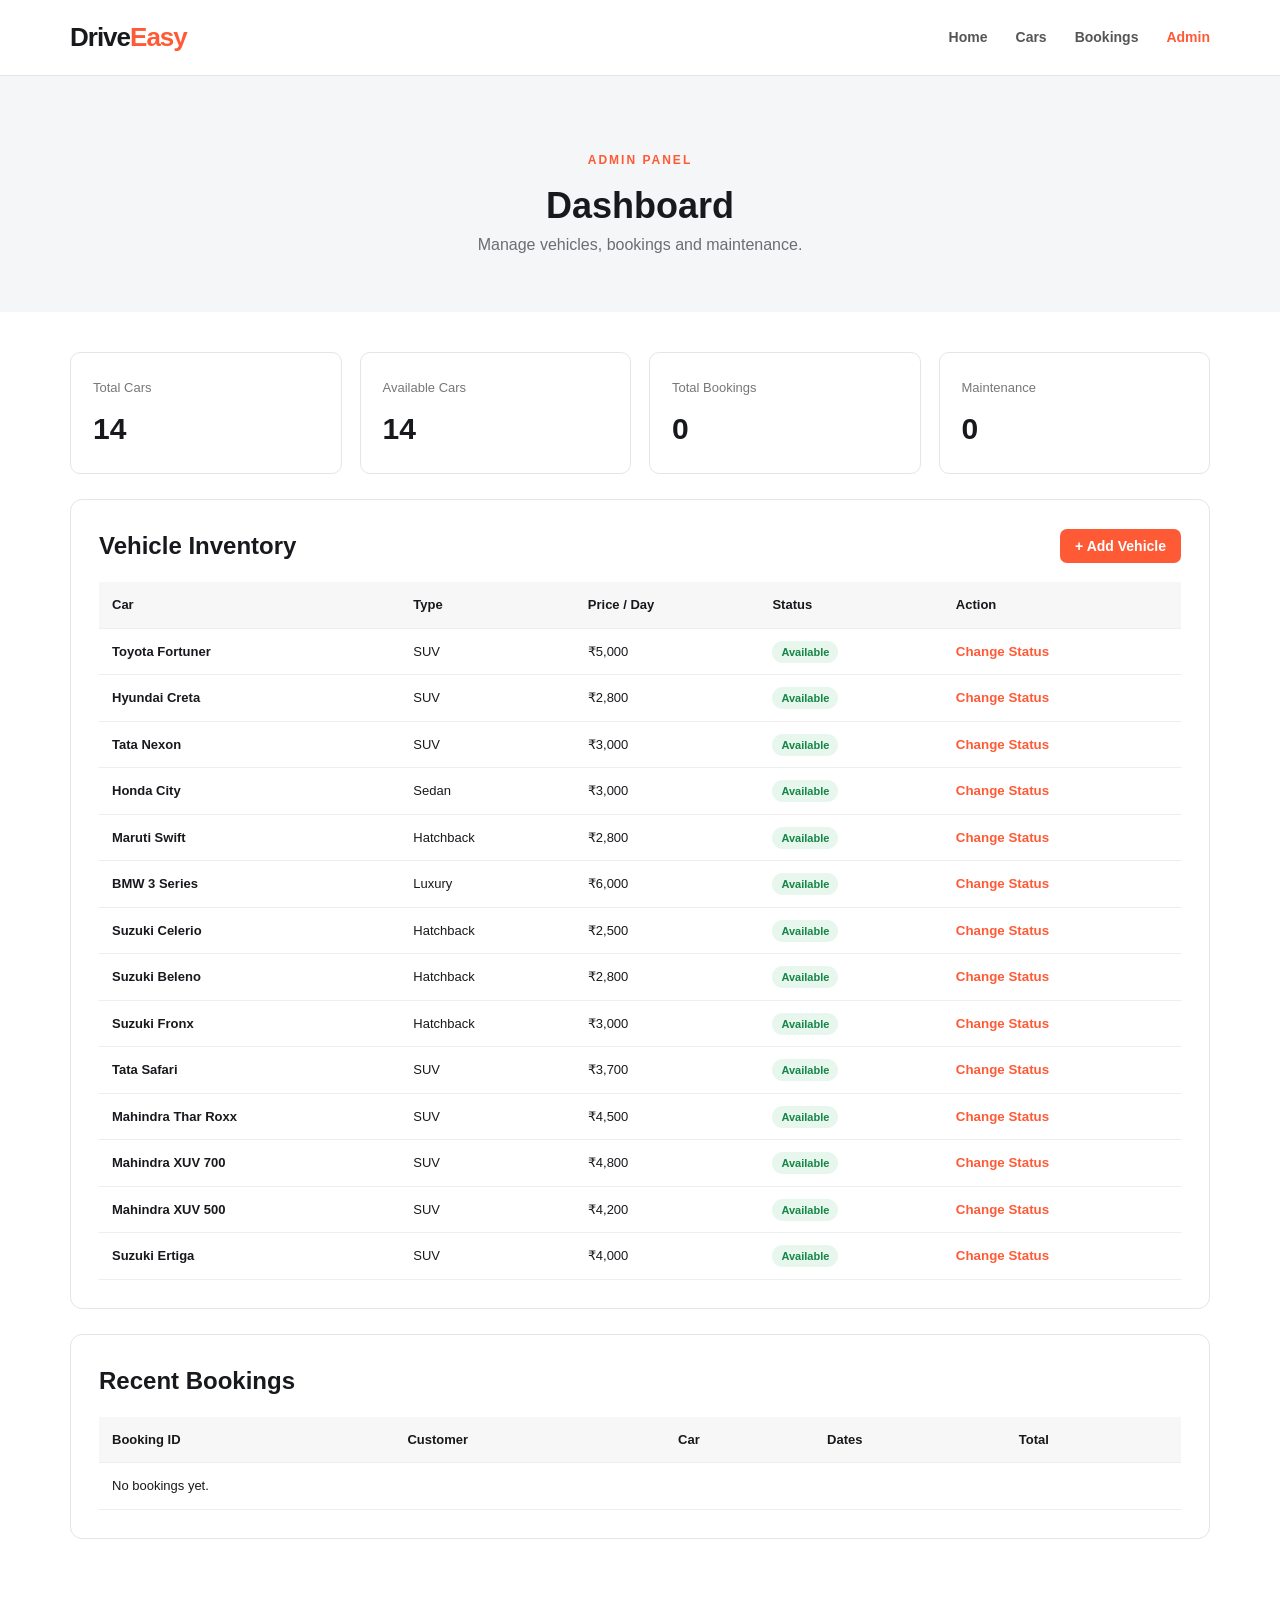
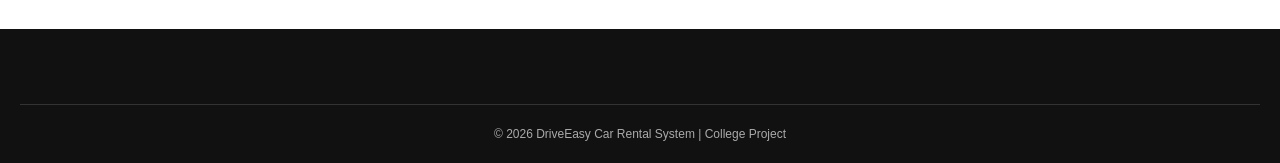
<file: admin.html>
<!DOCTYPE html>
<html lang="en">

<head>

    <meta charset="UTF-8">

    <meta name="viewport"
          content="width=device-width, initial-scale=1.0">

    <title>Admin Dashboard - DriveEasy</title>

    <link rel="stylesheet"
          href="css/style.css">

</head>

<body>


<header>

    <div class="nav">

        <a href="index.html"
           class="logo">
            Drive<span>Easy</span>
        </a>

        <nav>

            <a href="index.html">
                Home
            </a>

            <a href="cars.html">
                Cars
            </a>

            <a href="booking.html">
                Bookings
            </a>

            <a class="active"
               href="admin.html">
                Admin
            </a>

        </nav>

    </div>

</header>


<section class="page-head">

    <p class="tag">
        ADMIN PANEL
    </p>

    <h1>
        Dashboard
    </h1>

    <p>
        Manage vehicles, bookings and maintenance.
    </p>

</section>


<main class="admin-main">


    <div class="stats">


        <div class="stat">

            <span>
                Total Cars
            </span>

            <strong id="statCars">
                0
            </strong>

        </div>


        <div class="stat">

            <span>
                Available Cars
            </span>

            <strong id="statAvailable">
                0
            </strong>

        </div>


        <div class="stat">

            <span>
                Total Bookings
            </span>

            <strong id="statBookings">
                0
            </strong>

        </div>


        <div class="stat">

            <span>
                Maintenance
            </span>

            <strong id="statMaintenance">
                0
            </strong>

        </div>


    </div>


    <section class="admin-card">

        <div class="admin-head">

            <h2>
                Vehicle Inventory
            </h2>

            <button
                class="btn small"
                onclick="addDemoCar()">

                + Add Vehicle

            </button>

        </div>


        <div class="table-wrap">

            <table>

                <thead>

                    <tr>

                        <th>Car</th>

                        <th>Type</th>

                        <th>Price / Day</th>

                        <th>Status</th>

                        <th>Action</th>

                    </tr>

                </thead>


                <tbody id="vehicleTable">
                </tbody>

            </table>

        </div>

    </section>


    <section class="admin-card">

        <div class="admin-head">

            <h2>
                Recent Bookings
            </h2>

        </div>


        <div class="table-wrap">

            <table>

                <thead>

                    <tr>

                        <th>Booking ID</th>

                        <th>Customer</th>

                        <th>Car</th>

                        <th>Dates</th>

                        <th>Total</th>

                    </tr>

                </thead>


                <tbody id="bookingTable">
                </tbody>

            </table>

        </div>

    </section>


</main>


<footer>

    <p class="copyright">
        © 2026 DriveEasy Car Rental System |
        College Project
    </p>

</footer>


<script src="js/script.js"></script>

<script>
    loadAdmin();
</script>

</body>
</html>
</file>
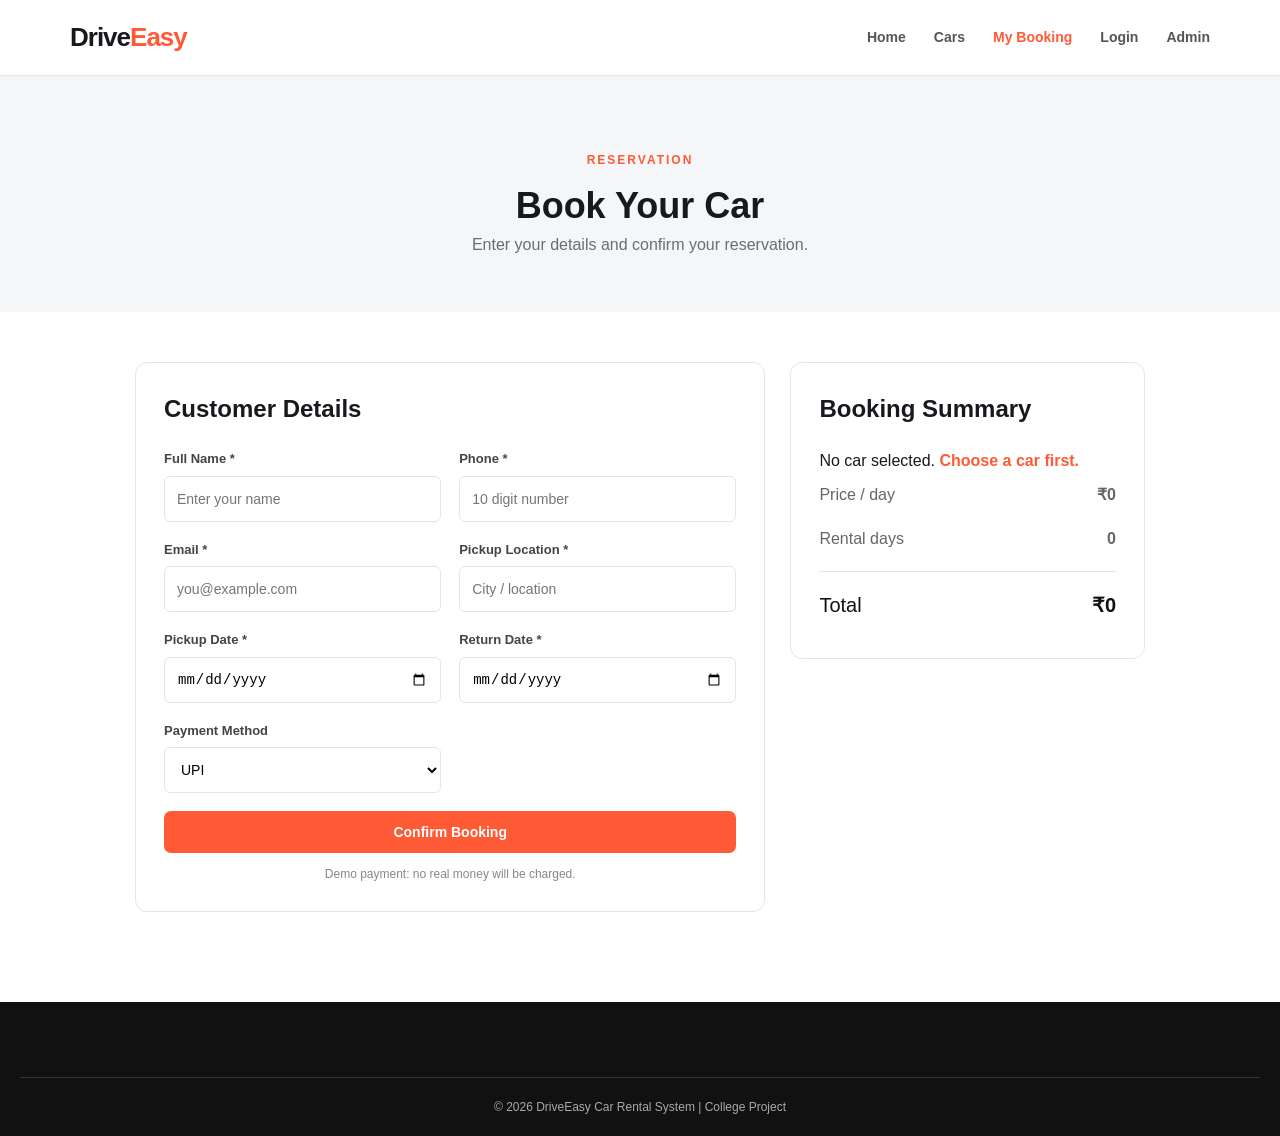
<file: booking.html>
<!DOCTYPE html>
<html lang="en">

<head>

    <meta charset="UTF-8">

    <meta name="viewport"
          content="width=device-width, initial-scale=1.0">

    <title>Book a Car - DriveEasy</title>

    <link rel="stylesheet"
          href="css/style.css">

</head>

<body>

<header>

    <div class="nav">

        <a href="index.html"
           class="logo">
            Drive<span>Easy</span>
        </a>

        <nav>

            <a href="index.html">
                Home
            </a>

            <a href="cars.html">
                Cars
            </a>

            <a class="active"
               href="booking.html">
                My Booking
            </a>

            <a href="login.html">
                Login
            </a>

            <a href="admin.html">
                Admin
            </a>

        </nav>

    </div>

</header>


<section class="page-head">

    <p class="tag">
        RESERVATION
    </p>

    <h1>
        Book Your Car
    </h1>

    <p>
        Enter your details and confirm
        your reservation.
    </p>

</section>


<main class="booking-layout">


    <form
        class="form-card"
        onsubmit="confirmBooking(event)"
    >

        <h2>
            Customer Details
        </h2>


        <div class="form-grid">


            <div>

                <label>
                    Full Name *
                </label>

                <input
                    id="customerName"
                    required
                    placeholder="Enter your name"
                >

            </div>


            <div>

                <label>
                    Phone *
                </label>

                <input
                    id="customerPhone"
                    required
                    pattern="[0-9]{10}"
                    placeholder="10 digit number"
                >

            </div>


            <div>

                <label>
                    Email *
                </label>

                <input
                    id="customerEmail"
                    type="email"
                    required
                    placeholder="you@example.com"
                >

            </div>


            <div>

                <label>
                    Pickup Location *
                </label>

                <input
                    id="pickupLocation"
                    required
                    placeholder="City / location"
                >

            </div>


            <div>

                <label>
                    Pickup Date *
                </label>

                <input
                    id="pickupDate"
                    type="date"
                    required
                    onchange="updateTotal()"
                >

            </div>


            <div>

                <label>
                    Return Date *
                </label>

                <input
                    id="returnDate"
                    type="date"
                    required
                    onchange="updateTotal()"
                >

            </div>


            <div>

                <label>
                    Payment Method
                </label>

                <select id="paymentMethod">

                    <option>
                        UPI
                    </option>

                    <option>
                        Credit / Debit Card
                    </option>

                    <option>
                        Cash on Pickup
                    </option>

                </select>

            </div>


        </div>


        <button
            class="btn full"
            type="submit"
        >
            Confirm Booking
        </button>


        <p class="small-note">
            Demo payment: no real money will be charged.
        </p>

    </form>



    <aside class="summary-card">

        <h2>
            Booking Summary
        </h2>

        <div id="bookingCar"></div>


        <div class="summary-line">

            <span>
                Price / day
            </span>

            <strong id="summaryPrice">
                ₹0
            </strong>

        </div>


        <div class="summary-line">

            <span>
                Rental days
            </span>

            <strong id="summaryDays">
                0
            </strong>

        </div>


        <div class="summary-line total">

            <span>
                Total
            </span>

            <strong id="summaryTotal">
                ₹0
            </strong>

        </div>

    </aside>


</main>


<footer>

    <p class="copyright">
        © 2026 DriveEasy Car Rental System |
        College Project
    </p>

</footer>


<script src="js/script.js"></script>

<script>
    loadBookingCar();
    setMinDates();
</script>

</body>
</html>
</file>
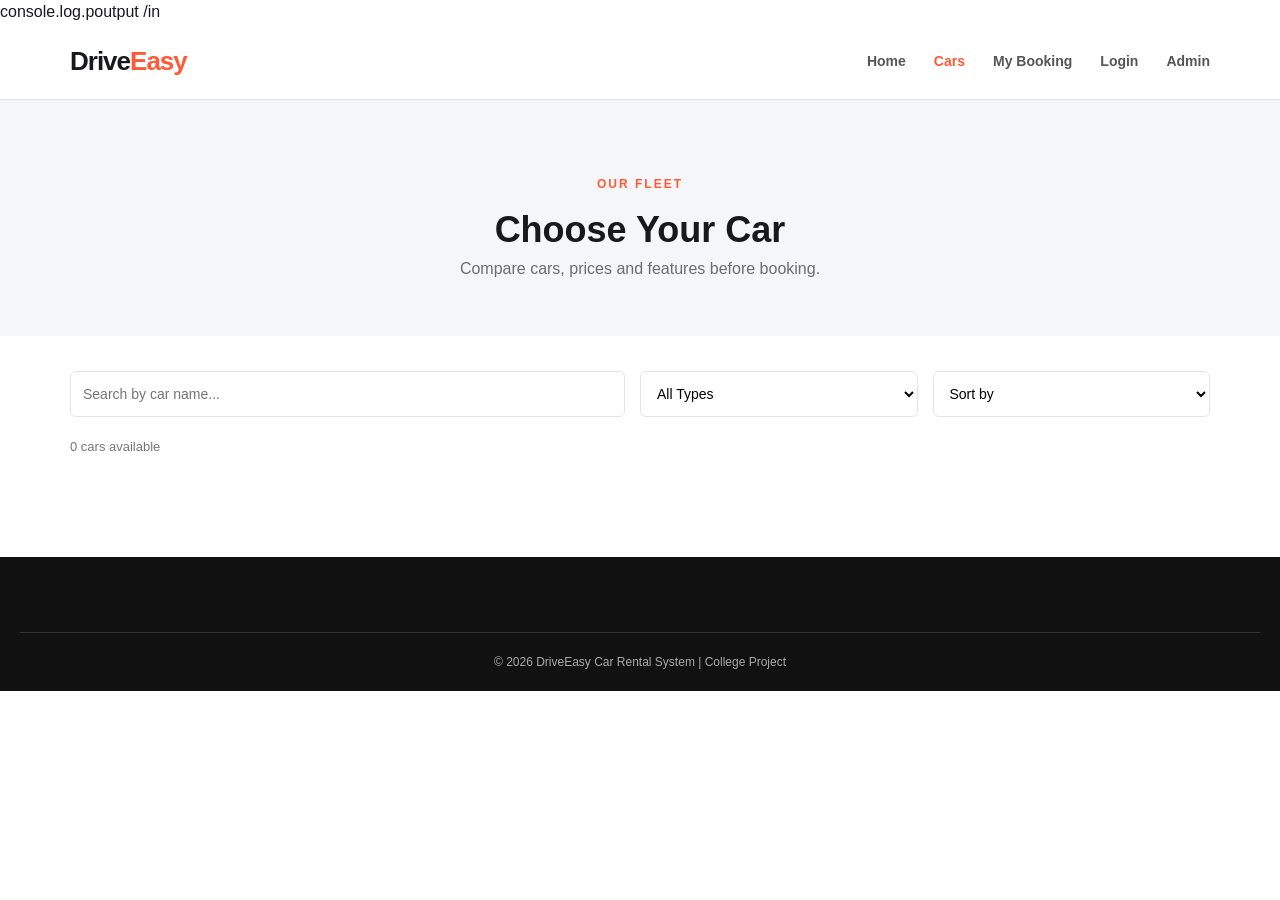
<file: cars.html>
<!DOCTYPE html>
<html lang="en">

<head>

    <meta charset="UTF-8">

    <meta name="viewport"
          content="width=device-width, initial-scale=1.0">

    <title>Cars - DriveEasy</title>

    <link rel="stylesheet" href="css/style.css">

</head>
console.log.poutput /in
<body>

<header>

    <div class="nav">

        <a href="index.html" class="logo">
            Drive<span>Easy</span>
        </a>

        <nav>

            <a href="index.html">Home</a>

            <a class="active" href="cars.html">
                Cars
            </a>

            <a href="booking.html">
                My Booking
            </a>

            <a href="login.html">
                Login
            </a>

            <a href="admin.html">
                Admin
            </a>

        </nav>

    </div>

</header>


<section class="page-head">

    <p class="tag">OUR FLEET</p>

    <h1>Choose Your Car</h1>

    <p>
        Compare cars, prices and features
        before booking.
    </p>

</section>


<section class="filter-area">

    <input
        id="carSearch"
        type="text"
        placeholder="Search by car name..."
        oninput="filterCars()"
    >

    <select id="carType"
            onchange="filterCars()">

        <option value="all">
            All Types
        </option>

        <option value="SUV">
            SUV
        </option>

        <option value="Sedan">
            Sedan
        </option>

        <option value="Hatchback">
            Hatchback
        </option>

        <option value="Luxury">
            Luxury
        </option>

    </select>


    <select id="sortCars"
            onchange="filterCars()">

        <option value="default">
            Sort by
        </option>

        <option value="low">
            Price: Low to High
        </option>

        <option value="high">
            Price: High to Low
        </option>

    </select>

</section>


<section class="section cars-section">

    <div class="results">

        <span id="resultCount">0</span>
        cars available

    </div>

    <div
        class="car-grid"
        id="allCars">
    </div>

</section>


<footer>

    <p class="copyright">
        © 2026 DriveEasy Car Rental System |
        College Project
    </p>

</footer>


<script>
    filterCars();
</script>
<script src="js/script.js"></script>

</body>
</html>
</file>
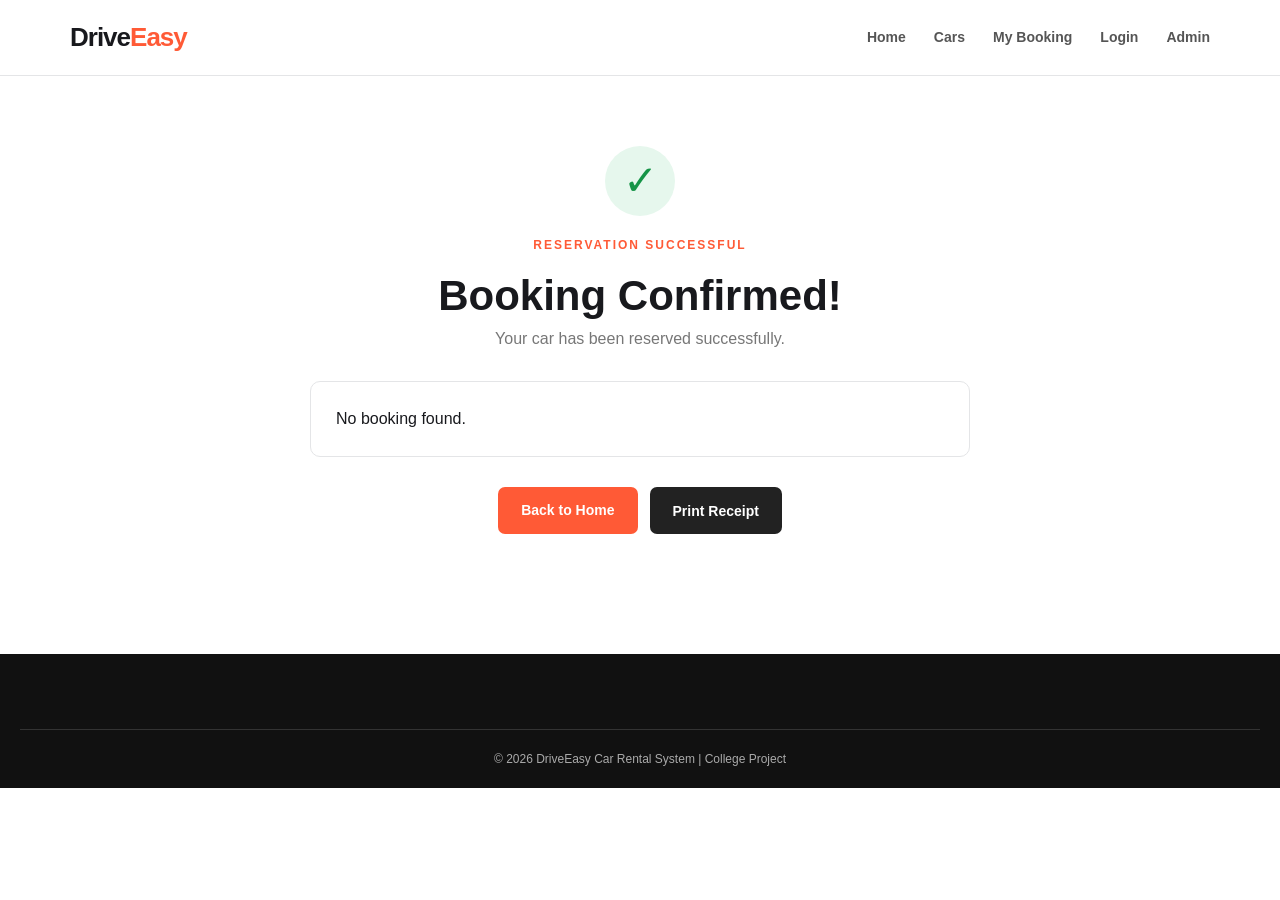
<file: confirmation.html>
<!DOCTYPE html>
<html lang="en">

<head>
    <meta charset="UTF-8">

    <meta name="viewport"
          content="width=device-width, initial-scale=1.0">

    <title>Booking Confirmed - DriveEasy</title>

    <link rel="stylesheet"
          href="css/style.css">
</head>

<body>

<header>

    <div class="nav">

        <a href="index.html"
           class="logo">
            Drive<span>Easy</span>
        </a>

        <nav>

            <a href="index.html">Home</a>

            <a href="cars.html">Cars</a>

            <a href="booking.html">
                My Booking
            </a>

            <a href="login.html">
                Login
            </a>

            <a href="admin.html">
                Admin
            </a>

        </nav>

    </div>

</header>


<section class="confirmation">

    <div class="check">
        ✓
    </div>

    <p class="tag">
        RESERVATION SUCCESSFUL
    </p>

    <h1>
        Booking Confirmed!
    </h1>

    <p>
        Your car has been reserved successfully.
    </p>


    <div class="receipt"
         id="receipt">
    </div>


    <div class="button-row">

        <a href="index.html"
           class="btn">
            Back to Home
        </a>

        <button
            class="btn secondary"
            onclick="window.print()">
            Print Receipt
        </button>

    </div>

</section>


<footer>

    <p class="copyright">
        © 2026 DriveEasy Car Rental System |
        College Project
    </p>

</footer>


<script src="js/script.js"></script>

<script>
    showConfirmation();
</script>

</body>
</html>
</file>
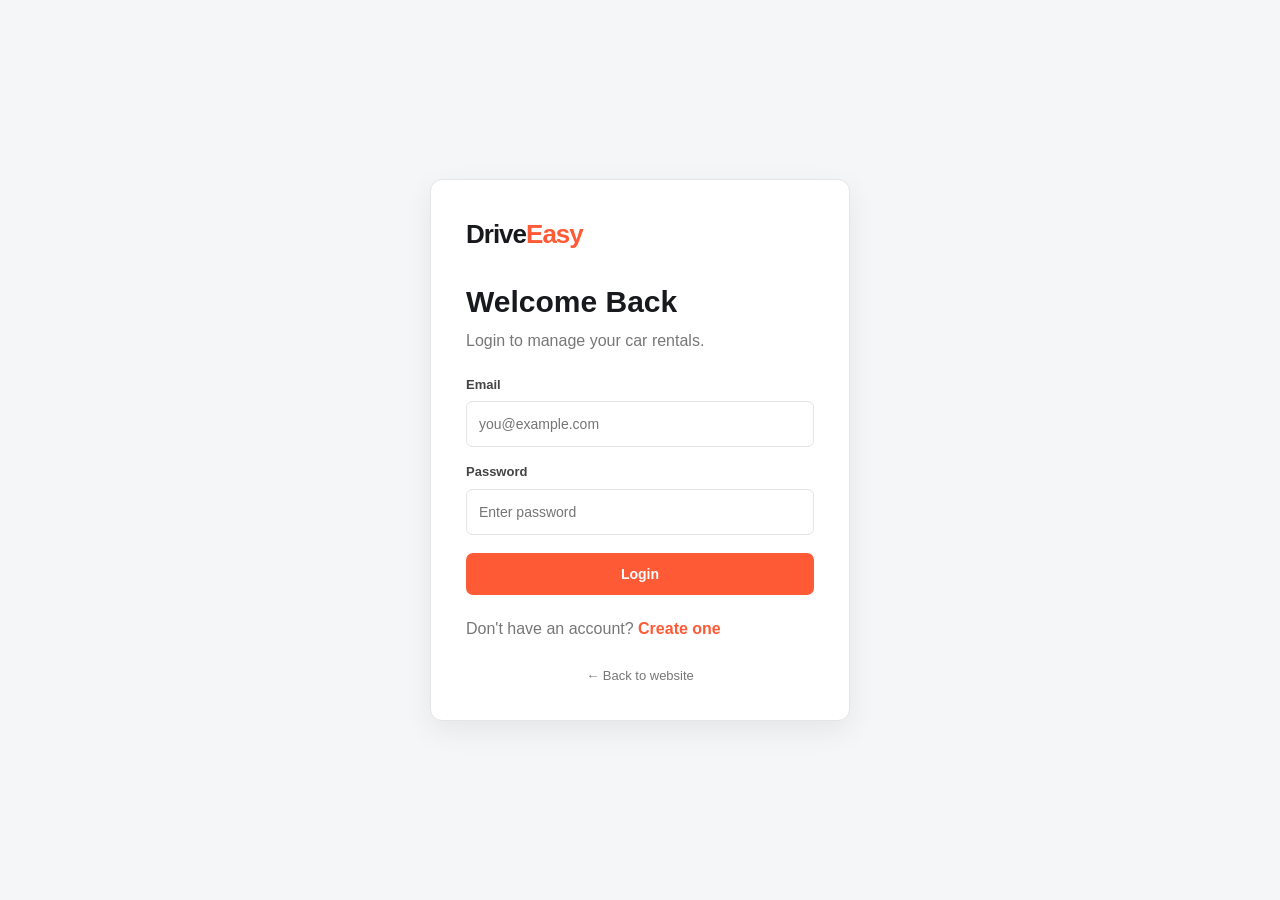
<file: login.html>
<!DOCTYPE html>
<html lang="en">

<head>

    <meta charset="UTF-8">

    <meta name="viewport"
          content="width=device-width, initial-scale=1.0">

    <title>Login - DriveEasy</title>

    <link rel="stylesheet"
          href="css/style.css">

</head>

<body class="auth-page">


<div class="auth-box">

    <a href="index.html"
       class="logo">
        Drive<span>Easy</span>
    </a>


    <h1>
        Welcome Back
    </h1>

    <p>
        Login to manage your car rentals.
    </p>


    <form onsubmit="loginUser(event)">

        <label>
            Email
        </label>

        <input
            id="loginEmail"
            type="email"
            required
            placeholder="you@example.com"
        >


        <label>
            Password
        </label>

        <input
            id="loginPassword"
            type="password"
            required
            placeholder="Enter password"
        >


        <button
            class="btn full"
            type="submit">
            Login
        </button>

    </form>


    <p
        class="auth-message"
        id="loginMessage">
    </p>


    <p>
        Don't have an account?

        <a href="register.html">
            Create one
        </a>
    </p>


    <a href="index.html"
       class="back-link">
        ← Back to website
    </a>

</div>


<script src="js/script.js"></script>

</body>
</html>
</file>
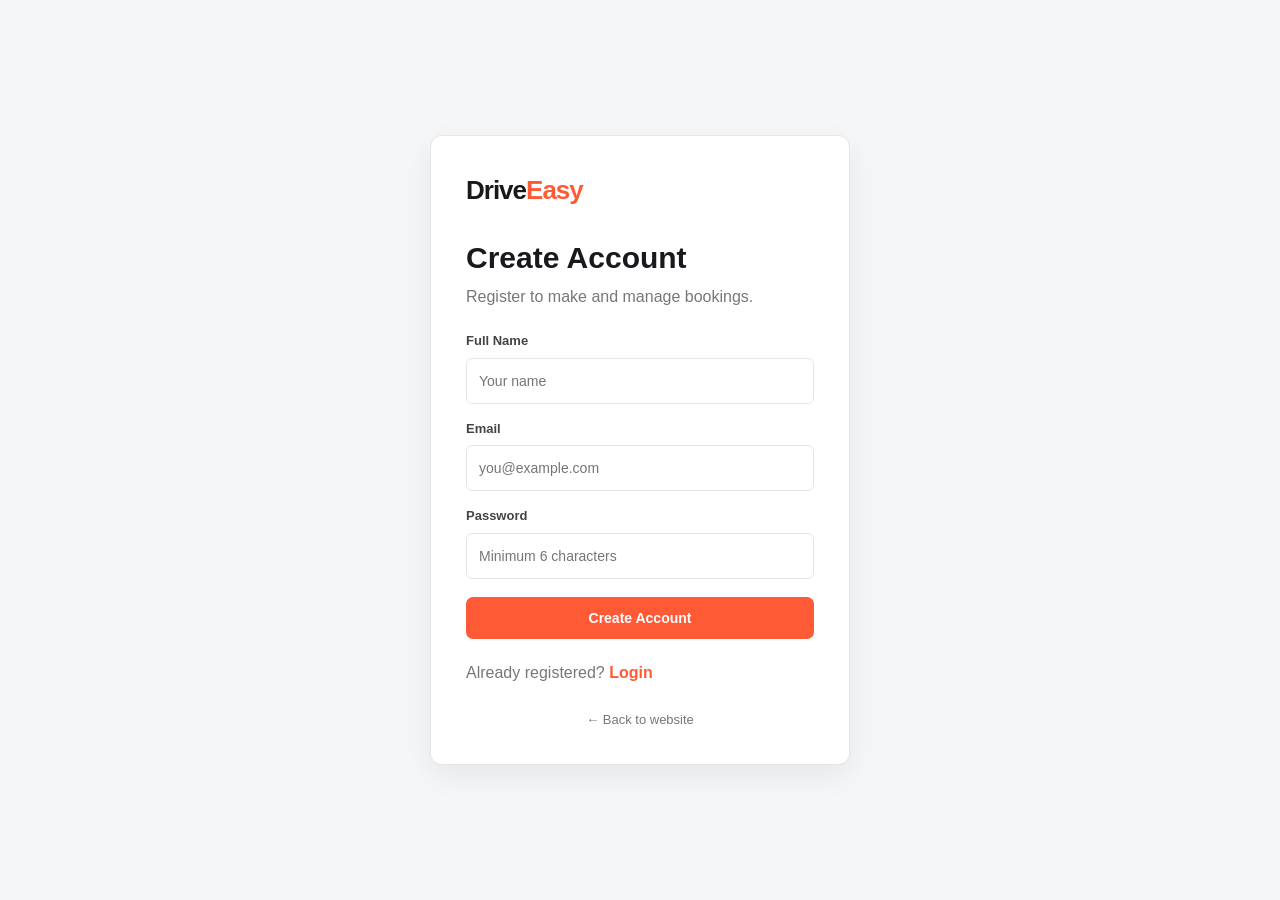
<file: register.html>
<!DOCTYPE html>
<html lang="en">

<head>

    <meta charset="UTF-8">

    <meta name="viewport"
          content="width=device-width, initial-scale=1.0">

    <title>Create Account - DriveEasy</title>

    <link rel="stylesheet"
          href="css/style.css">

</head>

<body class="auth-page">


<div class="auth-box">

    <a href="index.html"
       class="logo">
        Drive<span>Easy</span>
    </a>


    <h1>
        Create Account
    </h1>

    <p>
        Register to make and manage bookings.
    </p>


    <form onsubmit="registerUser(event)">

        <label>
            Full Name
        </label>

        <input
            id="regName"
            required
            placeholder="Your name"
        >


        <label>
            Email
        </label>

        <input
            id="regEmail"
            type="email"
            required
            placeholder="you@example.com"
        >


        <label>
            Password
        </label>

        <input
            id="regPassword"
            type="password"
            minlength="6"
            required
            placeholder="Minimum 6 characters"
        >


        <button
            class="btn full"
            type="submit">
            Create Account
        </button>

    </form>


    <p
        class="auth-message"
        id="registerMessage">
    </p>


    <p>
        Already registered?

        <a href="login.html">
            Login
        </a>
    </p>


    <a href="index.html"
       class="back-link">
        ← Back to website
    </a>

</div>


<script src="js/script.js"></script>

</body>
</html>
</file>
<file: css/style.css>
*{box-sizing:border-box;margin:0;padding:0}
:root{--dark:#101114;--text:#18191d;--muted:#6b6d73;--light:#f5f6f7;--white:#fff;--accent:#ff5a36;--border:#e4e5e7}
body{font-family:Arial,Helvetica,sans-serif;color:var(--text);background:#fff;line-height:1.5}
a{text-decoration:none;color:inherit}

header{height:76px;border-bottom:1px solid var(--border);background:#fff;position:sticky;top:0;z-index:20}
.nav{max-width:1180px;margin:auto;height:100%;display:flex;align-items:center;justify-content:space-between;padding:0 20px}
.logo{font-size:26px;font-weight:800;letter-spacing:-1px}
.logo span{color:var(--accent)}
nav{display:flex;gap:28px}
nav a{font-size:14px;font-weight:600;color:#555}
nav a:hover,nav a.active{color:var(--accent)}

.hero{
min-height:560px;
background:linear-gradient(90deg,rgba(0,0,0,.76),rgba(0,0,0,.25)),
url("https://wallpaperaccess.com/full/5533259.jpg") center/cover;
display:flex;
align-items:center
}
.hero-content{max-width:1180px;width:100%;margin:auto;padding:40px 20px;color:white}
.tag{font-size:12px;font-weight:800;letter-spacing:2px;color:var(--accent);margin-bottom:10px}
.hero h1{font-size:64px;line-height:1.03;margin-bottom:20px}
.hero h1 span{color:#fff}
.hero-content>p:not(.tag){max-width:500px;color:#ddd;margin-bottom:30px;font-size:17px}

.btn{
display:inline-block;
border:0;
background:var(--accent);
color:white;
padding:13px 23px;
border-radius:7px;
font-weight:700;
cursor:pointer;
font-size:14px
}
.btn:hover{opacity:.88}
.btn.secondary{background:#222}
.btn.full{width:100%;margin-top:18px}

.search-box{
max-width:1080px;
margin:-55px auto 70px;
position:relative;
background:white;
padding:28px;
border-radius:12px;
box-shadow:0 12px 35px #0002
}
.search-box h2{margin-bottom:20px}
.search-grid{
display:grid;
grid-template-columns:1.2fr 1fr 1fr auto;
gap:15px;
align-items:end
}

label{
display:block;
font-size:13px;
font-weight:700;
margin-bottom:7px;
color:#444
}
input,select{
width:100%;
height:46px;
border:1px solid var(--border);
border-radius:6px;
padding:0 12px;
background:#fff;
font-size:14px;
outline:none
}
input:focus,select:focus{border-color:var(--accent)}

.section{
max-width:1180px;
margin:0 auto 80px;
padding:0 20px
}
.section-title{
display:flex;
justify-content:space-between;
align-items:end;
margin-bottom:30px
}
.section-title h2,.page-head h1{font-size:36px}
.text-link{color:var(--accent);font-weight:700}

.car-grid{
display:grid;
grid-template-columns:repeat(3,1fr);
gap:24px
}
.car-card{
border:1px solid var(--border);
border-radius:12px;
overflow:hidden;
background:#fff;
transition:.2s
}
.car-card:hover{
transform:translateY(-4px);
box-shadow:0 10px 25px #0001
}
.car-img{
height:210px;
width:100%;
object-fit:cover
}
.car-info{padding:20px}
.car-info h3{font-size:20px;margin-bottom:5px}
.car-type{color:var(--muted);font-size:13px}
.specs{
display:flex;
gap:13px;
margin:15px 0;
color:#666;
font-size:12px
}
.price-row{
display:flex;
align-items:center;
justify-content:space-between;
border-top:1px solid var(--border);
padding-top:15px
}
.price{font-size:20px;font-weight:800}
.price small{font-size:11px;color:#777;font-weight:normal}

.features{
background:var(--light);
padding:55px max(20px,calc((100% - 1180px)/2));
display:grid;
grid-template-columns:repeat(4,1fr);
gap:30px
}
.feature .icon{font-size:28px;margin-bottom:10px}
.feature h3{margin-bottom:5px}
.feature p{color:var(--muted);font-size:13px}

footer{
background:#111;
color:#aaa;
padding:45px 20px 20px
}
.footer-inner{
max-width:1180px;
margin:auto;
display:grid;
grid-template-columns:2fr 1fr 1fr;
gap:40px
}
.footer-inner .logo{color:white}
.footer-inner p,.footer-inner a{
display:block;
margin-top:7px;
font-size:13px
}
.footer-inner h4{color:white}
.copyright{
text-align:center;
border-top:1px solid #333;
margin-top:30px;
padding-top:20px;
font-size:12px
}

.page-head{
text-align:center;
padding:75px 20px 55px;
background:var(--light)
}
.page-head p:last-child{color:var(--muted)}

.filter-area{
max-width:1180px;
margin:35px auto 20px;
padding:0 20px;
display:grid;
grid-template-columns:2fr 1fr 1fr;
gap:15px
}
.cars-section{margin-top:20px}
.results{font-size:13px;color:#777;margin-bottom:20px}

.booking-layout{
max-width:1050px;
margin:50px auto 90px;
padding:0 20px;
display:grid;
grid-template-columns:1.6fr .9fr;
gap:25px
}
.form-card,.summary-card,.admin-card{
border:1px solid var(--border);
border-radius:12px;
padding:28px
}
.form-card h2,.summary-card h2{margin-bottom:22px}
.form-grid{
display:grid;
grid-template-columns:1fr 1fr;
gap:18px
}
.summary-card{
height:max-content;
position:sticky;
top:100px
}
.summary-car{
display:flex;
gap:15px;
padding-bottom:20px;
margin-bottom:20px;
border-bottom:1px solid var(--border)
}
.summary-car img{
width:110px;
height:75px;
object-fit:cover;
border-radius:7px
}
.summary-line{
display:flex;
justify-content:space-between;
padding:10px 0;
color:#666
}
.summary-line.total{
border-top:1px solid var(--border);
margin-top:10px;
padding-top:18px;
color:#111;
font-size:20px
}
.small-note{
text-align:center;
color:#888;
font-size:12px;
margin-top:12px
}

.confirmation{
max-width:700px;
margin:70px auto 120px;
text-align:center;
padding:0 20px
}
.check{
width:70px;
height:70px;
margin:0 auto 20px;
border-radius:50%;
background:#e6f7ed;
color:#159447;
font-size:42px;
line-height:70px
}
.confirmation h1{font-size:42px}
.confirmation>p:not(.tag){color:#777}
.receipt{
text-align:left;
margin:30px 0;
border:1px solid var(--border);
border-radius:10px;
padding:25px
}
.receipt-row{
display:flex;
justify-content:space-between;
padding:11px 0;
border-bottom:1px solid #eee
}
.button-row{
display:flex;
gap:12px;
justify-content:center
}

.auth-page{
background:var(--light);
min-height:100vh;
display:flex;
align-items:center;
justify-content:center
}
.auth-box{
width:420px;
background:#fff;
border:1px solid var(--border);
border-radius:12px;
padding:35px;
box-shadow:0 10px 30px #0001
}
.auth-box .logo{
display:inline-block;
margin-bottom:25px
}
.auth-box h1{font-size:30px}
.auth-box>p{
color:#777;
margin:5px 0 22px
}
.auth-box form label{margin-top:15px}
.auth-message{
text-align:center;
font-weight:700
}
.auth-box a:not(.logo):not(.back-link){
color:var(--accent);
font-weight:700
}
.back-link{
display:block;
text-align:center;
margin-top:25px;
font-size:13px;
color:#777
}

.admin-main{
max-width:1180px;
margin:40px auto 90px;
padding:0 20px
}
.stats{
display:grid;
grid-template-columns:repeat(4,1fr);
gap:18px;
margin-bottom:25px
}
.stat{
background:#fff;
border:1px solid var(--border);
border-radius:10px;
padding:22px
}
.stat span{font-size:13px;color:#777}
.stat strong{
display:block;
font-size:30px;
margin-top:7px
}
.admin-card{margin-bottom:25px}
.admin-head{
display:flex;
justify-content:space-between;
align-items:center;
margin-bottom:18px
}
.btn.small{padding:9px 15px}

table{
width:100%;
border-collapse:collapse;
font-size:13px
}
th,td{
text-align:left;
padding:13px;
border-bottom:1px solid #eee
}
th{background:#f7f7f7}

.status{
padding:5px 9px;
border-radius:20px;
font-size:11px;
font-weight:700
}
.available{background:#e7f7ed;color:#168547}
.maintenance{background:#fff0e8;color:#d85024}
.booked{background:#eef3ff;color:#315dcc}

.action-btn{
border:0;
background:none;
color:var(--accent);
cursor:pointer;
font-weight:700
}

@media(max-width:800px){
nav{gap:12px}
nav a{font-size:12px}
.hero h1{font-size:45px}
.search-grid,.filter-area{grid-template-columns:1fr}
.car-grid{grid-template-columns:1fr 1fr}
.features{grid-template-columns:1fr 1fr}
.booking-layout{grid-template-columns:1fr}
.summary-card{position:static}
.stats{grid-template-columns:1fr 1fr}
.footer-inner{grid-template-columns:1fr 1fr}
}

@media(max-width:520px){
header{height:auto}
.nav{
padding:15px;
align-items:flex-start;
gap:15px
}
.nav nav{
flex-wrap:wrap;
justify-content:flex-end
}
.hero{min-height:480px}
.hero h1{font-size:38px}
.search-box{
margin:20px 15px 55px
}
.car-grid,.form-grid,.features,.stats{
grid-template-columns:1fr
}
.section-title{display:block}
.section-title .text-link{
display:block;
margin-top:10px
}
.page-head h1{font-size:30px}
.auth-box{width:calc(100% - 30px)}
.table-wrap{overflow:auto}
table{min-width:650px}
}
</file>
